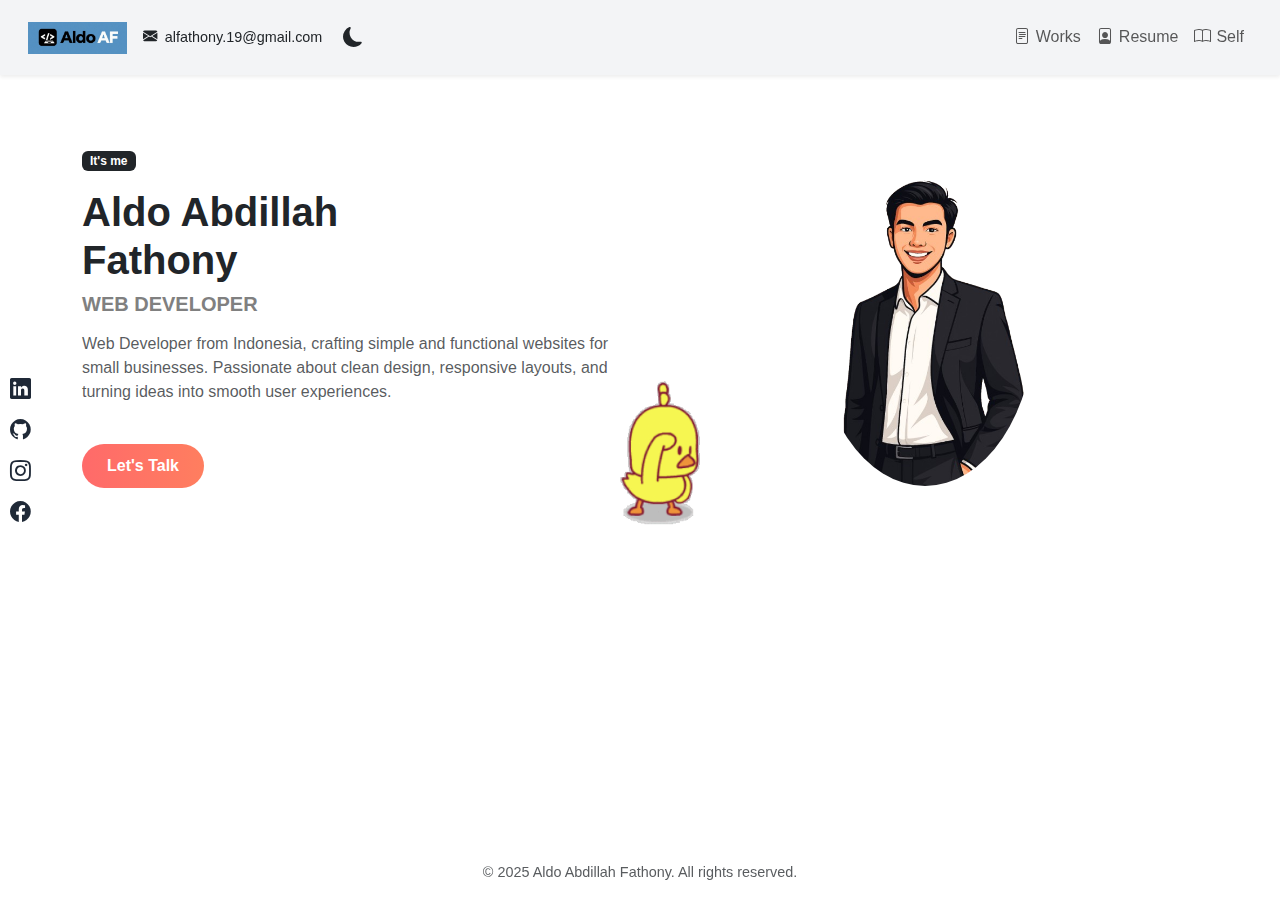
<file: index.html>
<!DOCTYPE html>
<html lang="en">
  <head>
    <meta charset="UTF-8" />
    <meta name="viewport" content="width=device-width, initial-scale=1" />
    <title>Aldo | Portfolio</title>

    <!-- Bootstrap & Icons -->
    <link
      href="https://cdn.jsdelivr.net/npm/bootstrap@5.3.3/dist/css/bootstrap.min.css"
      rel="stylesheet"
    />
    <link
      rel="stylesheet"
      href="https://cdn.jsdelivr.net/npm/bootstrap-icons@1.11.3/font/bootstrap-icons.css"
    />

    <link rel="stylesheet" href="css/style.css" />
  </head>
  <body>
    <!-- Navbar -->
    <nav class="navbar navbar-expand-lg px-3 py-3 shadow-sm">
      <div class="container-fluid">
        <!-- Kiri: Logo -->
        <div class="d-flex align-items-center">
          <a class="navbar-brand me-3" href="#">
            <img src="img/1.jpeg" alt="Logo" style="height: 32px" />
          </a>
        </div>

        <!-- Tengah: Email + Toggle Darkmode (Desktop Only) -->
        <div class="d-none d-lg-flex mx-auto align-items-center gap-3">
          <div class="email-middle">
            <a
              href="mail/send-mail.html"
              class="text-decoration-none text-dark"
            >
              <i class="bi bi-envelope-fill me-1"></i> alfathony.19@gmail.com
            </a>
          </div>
        </div>
        <button id="themeToggle" class="btn btn-link text-dark p-0">
          <i id="themeIcon" class="bi bi-moon-fill fs-5"></i>
        </button>
        <!-- Kanan: Hamburger (Mobile Only) -->
        <button
          class="navbar-toggler ms-auto"
          type="button"
          data-bs-toggle="collapse"
          data-bs-target="#navbarNavDropdown"
        >
          <span class="navbar-toggler-icon"></span>
        </button>

        <!-- Collapse: Menu Navigasi -->
        <div
          class="collapse navbar-collapse justify-content-lg-end mt-3 mt-lg-0"
          id="navbarNavDropdown"
        >
          <ul class="navbar-nav text-center text-lg-start">
            <li class="nav-item">
              <a class="nav-link fw-medium" href="works.html"
                ><i class="bi bi-file-text"></i> Works</a
              >
            </li>
            <li class="nav-item">
              <a class="nav-link fw-medium" href="resume.html"
                ><i class="bi bi-file-person"></i> Resume</a
              >
            </li>
            <li class="nav-item">
              <a class="nav-link fw-medium" href="self.html"
                ><i class="bi bi-book"></i> Self</a
              >
            </li>

            <!-- Contact untuk Mobile -->
            <li class="nav-item dropdown mobile-contact-dropdown d-lg-none">
              <a
                class="nav-link dropdown-toggle"
                href="#"
                role="button"
                data-bs-toggle="dropdown"
              >
                <i class="bi bi-person-lines-fill"></i> Contact
              </a>
              <ul class="dropdown-menu text-end">
                <li>
                  <a class="dropdown-item" href="mail/send-mail.html"
                    ><i class="bi bi-envelope-fill"></i> Email</a
                  >
                </li>
                <li>
                  <a
                    class="dropdown-item"
                    href="https://linkedin.com/in/aldo-abdillah-fathony-144b06303/"
                    ><i class="bi bi-linkedin"></i> LinkedIn</a
                  >
                </li>
                <li>
                  <a class="dropdown-item" href="https://github.com/alfathony19"
                    ><i class="bi bi-github"></i> GitHub</a
                  >
                </li>
                <li>
                  <a
                    class="dropdown-item"
                    href="https://instagram.com/alfathony.19"
                    ><i class="bi bi-instagram"></i> Instagram</a
                  >
                </li>
              </ul>
            </li>
          </ul>
        </div>
      </div>
    </nav>

    <!-- Social Icons (Desktop Only) -->
    <div class="social-left d-none d-lg-block">
      <a
        href="https://www.linkedin.com/in/aldo-abdillah-fathony-144b06303/"
        target="_blank"
        ><i class="bi bi-linkedin"></i
      ></a>
      <a href="https://github.com/alfathony19" target="_blank"
        ><i class="bi bi-github"></i
      ></a>
      <a href="https://instagram.com/alfathony.19" target="_blank"
        ><i class="bi bi-instagram"></i
      ></a>
      <a href="https://www.facebook.com/aldo.a.fathony" target="_blank"
        ><i class="bi bi-facebook"></i
      ></a>
    </div>

    <!-- Hero Section -->
    <div class="container py-5">
      <div class="row align-items-center flex-column-reverse flex-md-row">
        <!-- Text -->
        <div class="col-md-6 text-center text-md-start">
          <span class="badge bg-dark text-white px-2 py-1">It's me</span>
          <h1 class="hero-title mt-3">Aldo Abdillah <br />Fathony</h1>
          <h5 class="subtitle mt-2">WEB DEVELOPER</h5>
          <p class="text-muted mt-3">
            Web Developer from Indonesia, crafting simple and functional
            websites for small businesses. Passionate about clean design,
            responsive layouts, and turning ideas into smooth user experiences.
          </p>
          <button class="cta-btn mt-4">
            <a class="" href="https://wa.me/6282319227488"> Let's Talk</a>
          </button>
        </div>

        <!-- Profile Image -->
        <div class="col-md-6 text-center mb-4">
          <img src="img/Profile-1.png" alt="Profile" class="profile-img" />
        </div>
      </div>
    </div>

    <!-- Footer -->
    <footer class="footer fixed-bottom text-center py-3">
      <div class="container">
        <p class="mb-0 text-muted">
          &copy; 2025 Aldo Abdillah Fathony. All rights reserved.
        </p>
      </div>
    </footer>

    <!-- Dark Mode Script -->
    <script>
      const toggleButton = document.getElementById("themeToggle");
      const icon = document.getElementById("themeIcon");

      toggleButton.addEventListener("click", () => {
        document.body.classList.toggle("dark-mode");

        if (document.body.classList.contains("dark-mode")) {
          icon.classList.replace("bi-moon-fill", "bi-sun-fill");
        } else {
          icon.classList.replace("bi-sun-fill", "bi-moon-fill");
        }
      });

      document.addEventListener("click", function (event) {
        const navbarToggler = document.querySelector(".navbar-toggler");
        const navbarCollapse = document.querySelector(".navbar-collapse");

        // Jika navbar terbuka dan klik terjadi di luar toggle & collapse
        const isClickInside =
          navbarToggler.contains(event.target) ||
          navbarCollapse.contains(event.target);

        if (!isClickInside && navbarCollapse.classList.contains("show")) {
          const bsCollapse =
            bootstrap.Collapse.getInstance(navbarCollapse) ||
            new bootstrap.Collapse(navbarCollapse, { toggle: false });
          bsCollapse.hide();
        }
      });

      document.addEventListener("click", function (e) {
        const toggle = document.querySelector(
          ".mobile-contact-dropdown .dropdown-toggle"
        );
        const menu = document.querySelector(
          ".mobile-contact-dropdown .dropdown-menu"
        );

        if (!toggle || !menu) return;

        // Cek kalau kliknya bukan di dalam toggle atau menu
        const isInside = toggle.contains(e.target) || menu.contains(e.target);

        if (!isInside && menu.classList.contains("show")) {
          const dropdown = bootstrap.Dropdown.getOrCreateInstance(toggle);
          dropdown.hide();
        }
      });
    </script>

    <!-- Bootstrap JS -->
    <script src="https://cdn.jsdelivr.net/npm/bootstrap@5.3.3/dist/js/bootstrap.bundle.min.js"></script>
  </body>
</html>
</file>
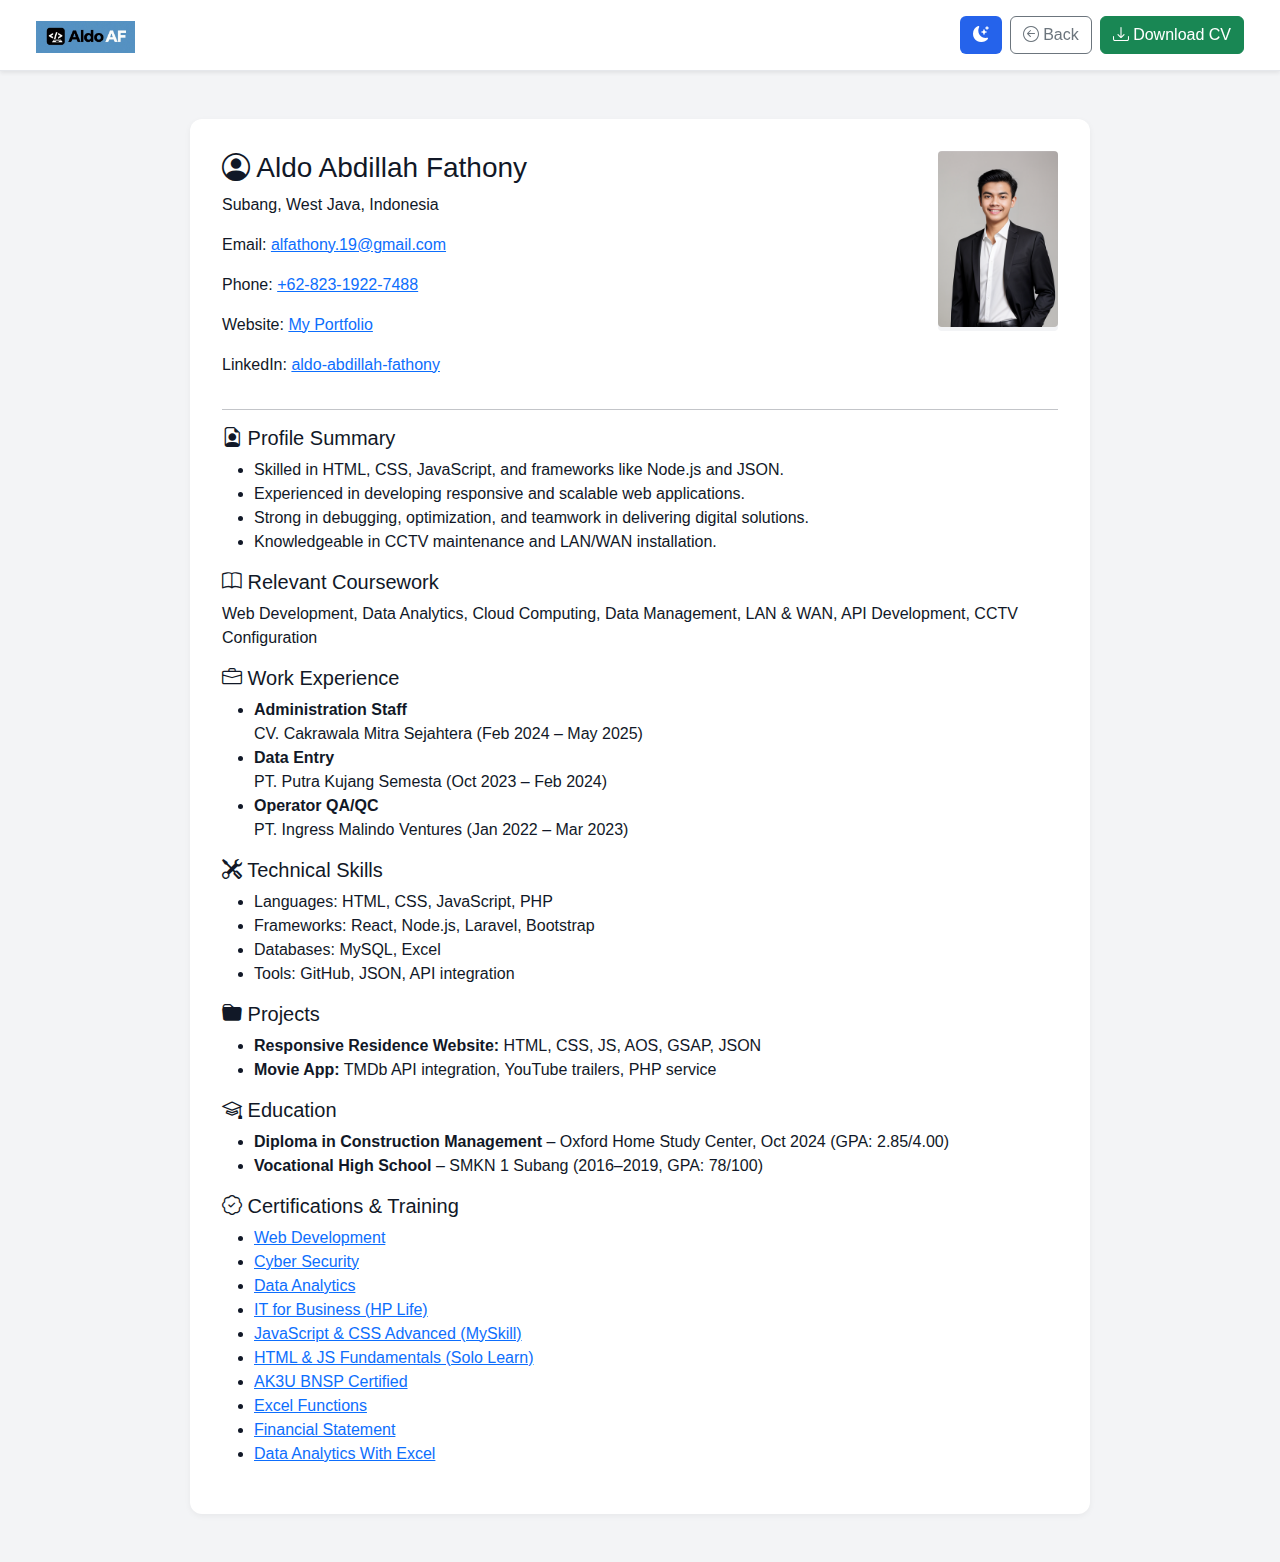
<file: resume.html>
<!DOCTYPE html>
<html lang="en" data-bs-theme="light">
  <head>
    <meta charset="UTF-8" />
    <meta name="viewport" content="width=device-width, initial-scale=1.0" />
    <title>Aldo AF - Resume</title>
    <link
      href="https://cdn.jsdelivr.net/npm/bootstrap@5.3.3/dist/css/bootstrap.min.css"
      rel="stylesheet"
    />
    <link
      href="https://cdn.jsdelivr.net/npm/bootstrap-icons@1.10.5/font/bootstrap-icons.css"
      rel="stylesheet"
    />
    <style>
      :root {
        --bg: #f3f4f6;
        --text: #111827;
        --card-bg: #ffffff;
        --border: #e5e7eb;
        --btn-bg: #2563eb;
        --btn-hover: #1e40af;
      }
      [data-bs-theme="dark"] {
        --bg: #111827;
        --text: #f3f4f6;
        --card-bg: #1f2937;
        --border: #374151;
        --btn-bg: #3b82f6;
        --btn-hover: #60a5fa;
      }
      body {
        background-color: var(--bg);
        color: var(--text);
        font-family: "Segoe UI", sans-serif;
      }
      .navbar-custom {
        background-color: var(--card-bg);
        border-bottom: 1px solid var(--border);
        position: sticky;
        top: 0;
        z-index: 1020;
      }
      .content-card {
        background-color: var(--card-bg);
        border: none;
        border-radius: 12px;
        padding: 2rem;
        box-shadow: 0 2px 6px rgba(0, 0, 0, 0.05);
      }
      .btn-dark-toggle {
        background-color: var(--btn-bg);
        color: #fff;
      }
      .btn-dark-toggle:hover {
        background-color: var(--btn-hover);
        color: #fff;
      }
      .photo-box {
        width: 120px;
        height: 180px;
        border: none;
        border-radius: 4px;
        margin-bottom: 1.5rem;
        background-color: var(--bg);
        display: flex;
        align-items: center;
        justify-content: center;
        font-size: 0.875rem;
        color: var(--border);
        flex-direction: column;
        float: right;
        margin-left: 1rem;
      }
      .photo-box img {
        width: 100%;
        height: 100%;
        object-fit: cover;
        border-radius: 4px;
        margin-bottom: 0.25rem;
      }
    </style>
  </head>
  <body>
    <nav class="navbar navbar-expand-lg navbar-custom px-4 py-3 shadow-sm">
      <div
        class="container-fluid d-flex justify-content-between align-items-center"
      >
        <div class="fw-bold fs-4">
          <a class="navbar-brand" href="index.html">
            <img src="img/1.jpeg" alt="Logo" style="height: 32px" />
          </a>
        </div>
        <div class="d-flex gap-2">
          <button id="darkToggle" class="btn btn-dark-toggle">
            <i class="bi bi-moon-stars-fill"></i>
          </button>
          <button onclick="history.back()" class="btn btn-outline-secondary">
            <i class="bi bi-arrow-left-circle"></i> Back
          </button>
          <a
            href="pdf/Cv-Aldo-Abdillah-Fathony.pdf"
            download
            class="btn btn-success"
          >
            <i class="bi bi-download"></i> Download CV
          </a>
        </div>
      </div>
    </nav>

    <div class="container my-5">
      <div class="content-card mx-auto" style="max-width: 900px">
        <div class="clearfix">
          <div class="photo-box float-end">
            <img src="img/Profile.png" alt="Photo" />
          </div>
          <h3><i class="bi bi-person-circle"></i> Aldo Abdillah Fathony</h3>
          <p>Subang, West Java, Indonesia</p>
          <p>
            Email:
            <a href="mail/send-mail.html">alfathony.19@gmail.com</a>
          </p>
          <p>
            Phone: <a href="https://wa.me/6282319227488">+62-823-1922-7488</a>
          </p>
          <p>
            Website:
            <a
              href="https://alfathony19.github.io/MyPortofolio/"
              target="_blank"
              >My Portfolio</a
            >
          </p>
          <p>
            LinkedIn:
            <a
              href="https://www.linkedin.com/in/aldo-abdillah-fathony-144b06303"
              target="_blank"
              >aldo-abdillah-fathony</a
            >
          </p>
        </div>
        <hr />

        <h5><i class="bi bi-file-earmark-person"></i> Profile Summary</h5>
        <ul>
          <li>
            Skilled in HTML, CSS, JavaScript, and frameworks like Node.js and
            JSON.
          </li>
          <li>
            Experienced in developing responsive and scalable web applications.
          </li>
          <li>
            Strong in debugging, optimization, and teamwork in delivering
            digital solutions.
          </li>
          <li>Knowledgeable in CCTV maintenance and LAN/WAN installation.</li>
        </ul>

        <h5><i class="bi bi-book"></i> Relevant Coursework</h5>
        <p>
          Web Development, Data Analytics, Cloud Computing, Data Management, LAN
          & WAN, API Development, CCTV Configuration
        </p>

        <h5><i class="bi bi-briefcase"></i> Work Experience</h5>
        <ul>
          <li>
            <strong>Administration Staff</strong><br />CV. Cakrawala Mitra
            Sejahtera (Feb 2024 – May 2025)
          </li>
          <li>
            <strong>Data Entry</strong><br />PT. Putra Kujang Semesta (Oct 2023
            – Feb 2024)
          </li>
          <li>
            <strong>Operator QA/QC</strong><br />PT. Ingress Malindo Ventures
            (Jan 2022 – Mar 2023)
          </li>
        </ul>

        <h5><i class="bi bi-tools"></i> Technical Skills</h5>
        <ul>
          <li>Languages: HTML, CSS, JavaScript, PHP</li>
          <li>Frameworks: React, Node.js, Laravel, Bootstrap</li>
          <li>Databases: MySQL, Excel</li>
          <li>Tools: GitHub, JSON, API integration</li>
        </ul>

        <h5><i class="bi bi-folder-fill"></i> Projects</h5>
        <ul>
          <li>
            <strong>Responsive Residence Website:</strong> HTML, CSS, JS, AOS,
            GSAP, JSON
          </li>
          <li>
            <strong>Movie App:</strong> TMDb API integration, YouTube trailers,
            PHP service
          </li>
        </ul>

        <h5><i class="bi bi-mortarboard"></i> Education</h5>
        <ul>
          <li>
            <strong>Diploma in Construction Management</strong> – Oxford Home
            Study Center, Oct 2024 (GPA: 2.85/4.00)
          </li>
          <li>
            <strong>Vocational High School</strong> – SMKN 1 Subang (2016–2019,
            GPA: 78/100)
          </li>
        </ul>

        <h5><i class="bi bi-patch-check"></i> Certifications & Training</h5>
        <ul>
          <li>
            <a href="pdf/Web-Development.pdf" download>Web Development</a>
          </li>
          <li>
            <a href="pdf/Cyber-Security-Basic.pdf" download>Cyber Security</a>
          </li>
          <li>
            <a href="pdf/Data-Analytics.pdf" download>Data Analytics</a>
          </li>
          <li>
            <a href="pdf/IT-for-Business.pdf" download
              >IT for Business (HP Life)</a
            >
          </li>
          <li>
            <a href="pdf/Javascript-Css-Advance.pdf" download
              >JavaScript & CSS Advanced (MySkill)</a
            >
          </li>
          <li>
            <a href="pdf/Html-Javascript-Sololearn.pdf" download
              >HTML & JS Fundamentals (Solo Learn)</a
            >
          </li>
          <li>
            <a href="pdf/Sertifikasi AK3U .pdf" download>AK3U BNSP Certified</a>
          </li>
          <li>
            <a href="pdf/Excell-Functions.pdf" download>Excel Functions</a>
          </li>
          <li>
            <a href="pdf/Excell-Financial-Statement.pdf" download
              >Financial Statement</a
            >
          </li>
          <li>
            <a href="pdf/Data-Anlitycs-Excell.pdf" download
              >Data Analytics With Excel</a
            >
          </li>
        </ul>
      </div>
    </div>

    <script>
      const htmlEl = document.documentElement;
      const toggleBtn = document.getElementById("darkToggle");
      toggleBtn.addEventListener("click", () => {
        const isDark = htmlEl.getAttribute("data-bs-theme") === "dark";
        htmlEl.setAttribute("data-bs-theme", isDark ? "light" : "dark");
        toggleBtn.innerHTML = isDark
          ? '<i class="bi bi-moon-stars-fill"></i>'
          : '<i class="bi bi-sun-fill"></i>';
      });
    </script>
  </body>
</html>
</file>
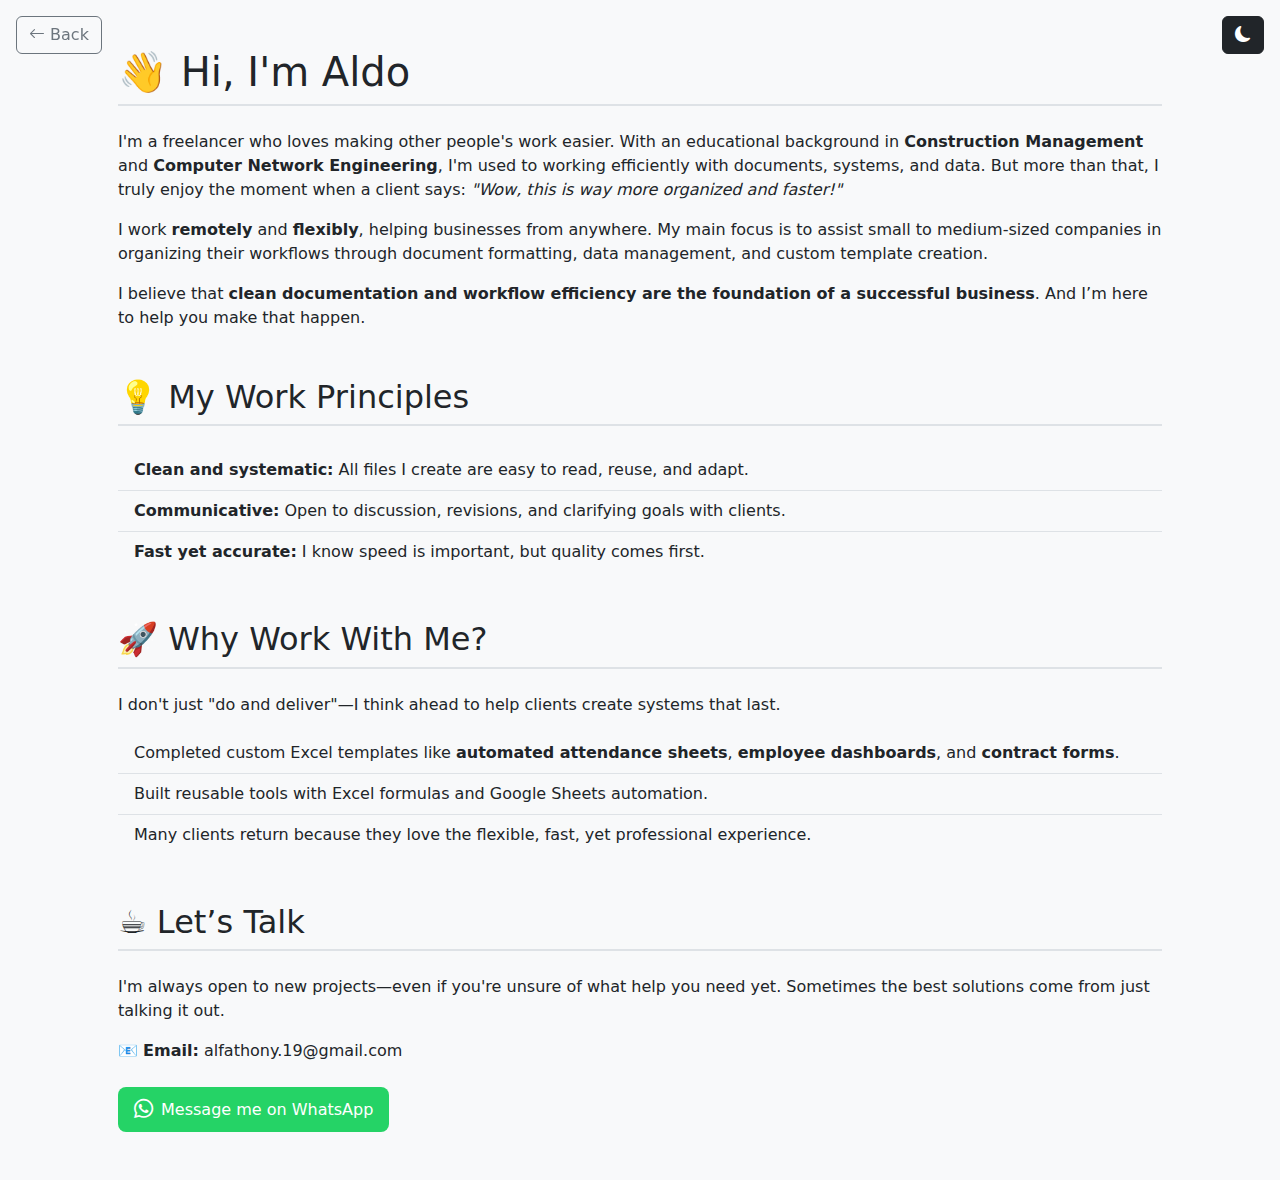
<file: self.html>
<!DOCTYPE html>
<html lang="en" data-bs-theme="light">
  <head>
    <meta charset="UTF-8" />
    <meta name="viewport" content="width=device-width, initial-scale=1.0" />
    <title>About Me - Aldo AF</title>
    <link
      href="https://cdn.jsdelivr.net/npm/bootstrap@5.3.3/dist/css/bootstrap.min.css"
      rel="stylesheet"
    />
    <link
      href="https://cdn.jsdelivr.net/npm/bootstrap-icons@1.10.5/font/bootstrap-icons.css"
      rel="stylesheet"
    />
    <style>
      body {
        position: relative;
        z-index: 1;
        transition: background-color 0.3s, color 0.3s;
      }
      .back-btn {
        position: fixed;
        top: 1rem;
        left: 1rem;
        z-index: 1000;
      }
      .dark-toggle {
        position: fixed;
        top: 1rem;
        right: 1rem;
        z-index: 1000;
      }
      .section-title {
        border-bottom: 2px solid #dee2e6;
        padding-bottom: 0.5rem;
        margin-bottom: 1.5rem;
      }
      [data-bs-theme="dark"] body {
        background-color: #121212 !important;
        color: #f8f9fa !important;
      }
      [data-bs-theme="dark"] .list-group-item {
        background-color: transparent !important;
        color: #f8f9fa !important;
      }
      .whatsapp-btn {
        display: inline-flex;
        align-items: center;
        background-color: #25d366;
        color: white;
        font-weight: 500;
        padding: 0.5rem 1rem;
        border-radius: 0.5rem;
        text-decoration: none;
        transition: background-color 0.3s;
        margin-top: 0.5rem;
      }
      .whatsapp-btn:hover {
        background-color: #1ebe5d;
        color: white;
      }
      .whatsapp-btn i {
        margin-right: 0.5rem;
        font-size: 1.2rem;
      }
    </style>
  </head>
  <body class="bg-light text-dark">
    <div class="container py-5 px-3 px-md-5">
      <button
        class="btn btn-outline-secondary back-btn"
        onclick="history.back()"
      >
        <i class="bi bi-arrow-left"></i> Back
      </button>
      <button class="btn btn-dark dark-toggle" onclick="toggleTheme()">
        <i class="bi bi-moon-fill" id="theme-icon"></i>
      </button>

      <section class="mb-5">
        <h1 class="section-title">👋 Hi, I'm Aldo</h1>
        <p>
          I'm a freelancer who loves making other people's work easier. With an
          educational background in <strong>Construction Management</strong> and
          <strong>Computer Network Engineering</strong>, I'm used to working
          efficiently with documents, systems, and data. But more than that, I
          truly enjoy the moment when a client says:
          <em>"Wow, this is way more organized and faster!"</em>
        </p>
        <p>
          I work <strong>remotely</strong> and <strong>flexibly</strong>,
          helping businesses from anywhere. My main focus is to assist small to
          medium-sized companies in organizing their workflows through document
          formatting, data management, and custom template creation.
        </p>
        <p>
          I believe that
          <strong
            >clean documentation and workflow efficiency are the foundation of a
            successful business</strong
          >. And I’m here to help you make that happen.
        </p>
      </section>

      <section class="mb-5">
        <h2 class="section-title">💡 My Work Principles</h2>
        <ul class="list-group list-group-flush">
          <li class="list-group-item bg-transparent">
            <strong>Clean and systematic:</strong> All files I create are easy
            to read, reuse, and adapt.
          </li>
          <li class="list-group-item bg-transparent">
            <strong>Communicative:</strong> Open to discussion, revisions, and
            clarifying goals with clients.
          </li>
          <li class="list-group-item bg-transparent">
            <strong>Fast yet accurate:</strong> I know speed is important, but
            quality comes first.
          </li>
        </ul>
      </section>

      <section class="mb-5">
        <h2 class="section-title">🚀 Why Work With Me?</h2>
        <p>
          I don't just "do and deliver"—I think ahead to help clients create
          systems that last.
        </p>
        <ul class="list-group list-group-flush">
          <li class="list-group-item bg-transparent">
            Completed custom Excel templates like
            <strong>automated attendance sheets</strong>,
            <strong>employee dashboards</strong>, and
            <strong>contract forms</strong>.
          </li>
          <li class="list-group-item bg-transparent">
            Built reusable tools with Excel formulas and Google Sheets
            automation.
          </li>
          <li class="list-group-item bg-transparent">
            Many clients return because they love the flexible, fast, yet
            professional experience.
          </li>
        </ul>
      </section>

      <section>
        <h2 class="section-title">☕ Let’s Talk</h2>
        <p>
          I'm always open to new projects—even if you're unsure of what help you
          need yet. Sometimes the best solutions come from just talking it out.
        </p>
        <p>📧 <strong>Email:</strong> alfathony.19@gmail.com</p>
        <a
          href="https://wa.me/6282319227488"
          target="_blank"
          class="whatsapp-btn"
        >
          <i class="bi bi-whatsapp"></i> Message me on WhatsApp
        </a>
      </section>
    </div>

    <script>
      function toggleTheme() {
        const html = document.documentElement;
        const icon = document.getElementById("theme-icon");
        const currentTheme = html.getAttribute("data-bs-theme") || "light";
        const newTheme = currentTheme === "light" ? "dark" : "light";
        html.setAttribute("data-bs-theme", newTheme);

        // Ganti ikon sesuai mode
        if (newTheme === "dark") {
          icon.classList.remove("bi-moon-fill");
          icon.classList.add("bi-sun-fill");
        } else {
          icon.classList.remove("bi-sun-fill");
          icon.classList.add("bi-moon-fill");
        }
      }
    </script>
    <script src="https://cdn.jsdelivr.net/npm/bootstrap@5.3.3/dist/js/bootstrap.bundle.min.js"></script>
  </body>
</html>
</file>
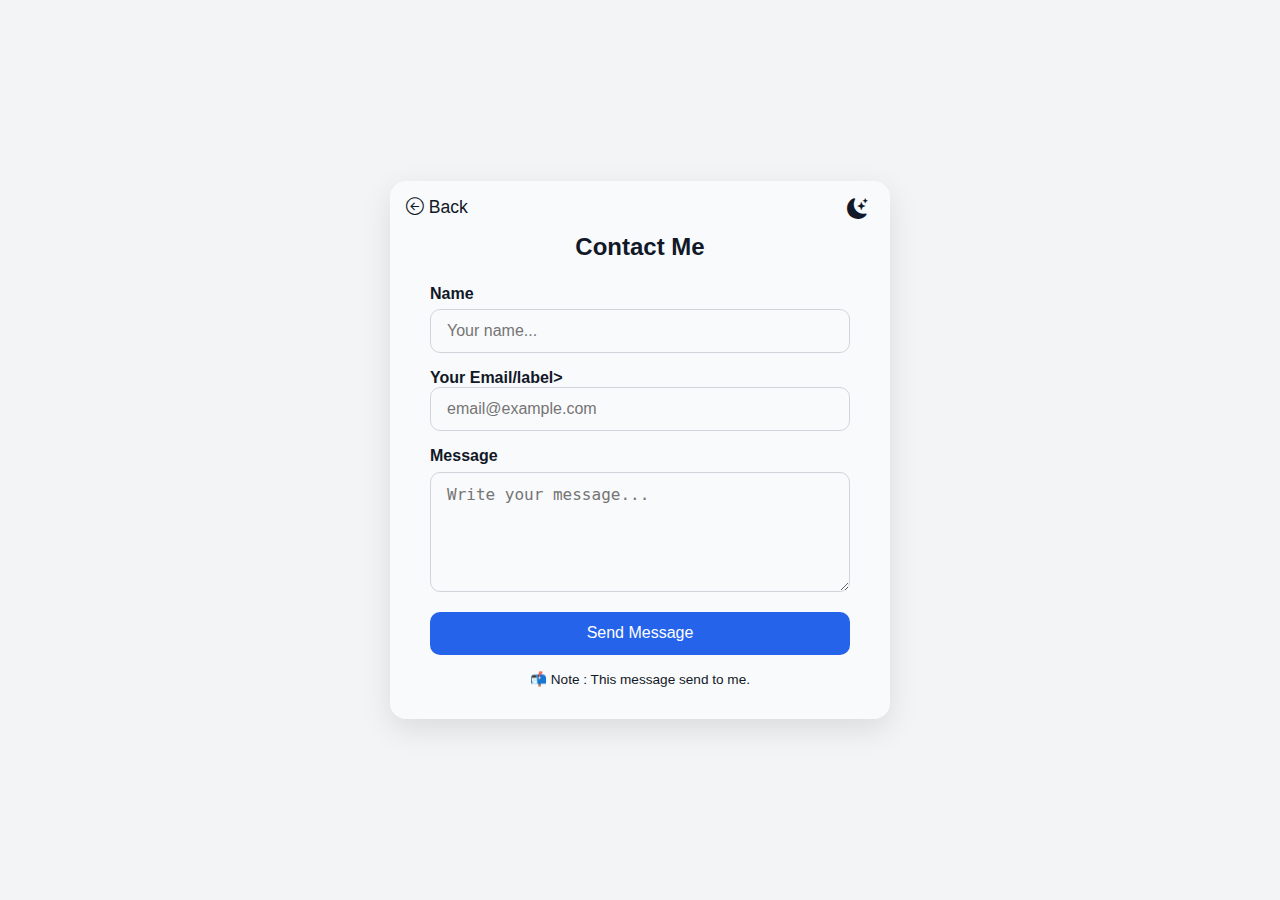
<file: mail/send-mail.html>
<!DOCTYPE html>
<html lang="en">
  <head>
    <meta charset="UTF-8" />
    <meta name="viewport" content="width=device-width, initial-scale=1.0" />
    <title>Contact Aldo</title>

    <!-- Bootstrap Icons CDN -->
    <link
      href="https://cdn.jsdelivr.net/npm/bootstrap-icons@1.10.5/font/bootstrap-icons.css"
      rel="stylesheet"
    />

    <style>
      :root {
        --bg: #f3f4f6;
        --text: #111827;
        --input-bg: #f9fafb;
        --border: #d1d5db;
        --btn-bg: #2563eb;
        --btn-hover: #1e40af;
      }
      body.dark {
        --bg: #111827;
        --text: #f3f4f6;
        --input-bg: #1f2937;
        --border: #374151;
        --btn-bg: #4f46e5;
        --btn-hover: #6366f1;
      }

      * {
        box-sizing: border-box;
      }

      body {
        margin: 0;
        font-family: "Segoe UI", sans-serif;
        background: var(--bg);
        color: var(--text);
        display: flex;
        justify-content: center;
        align-items: center;
        height: 100vh;
        transition: background 0.3s, color 0.3s;
      }

      .container {
        background: #ffffff;
        background: var(--input-bg);
        padding: 2rem 2.5rem;
        border-radius: 16px;
        box-shadow: 0 10px 30px rgba(0, 0, 0, 0.1);
        width: 100%;
        max-width: 500px;
        position: relative;
        transition: background 0.3s ease;
      }

      h2 {
        text-align: center;
        margin-bottom: 1.5rem;
      }

      .form-group {
        margin-bottom: 1rem;
      }

      .form-group label {
        display: block;
        font-weight: 600;
        margin-bottom: 0.4rem;
      }

      .form-group input,
      .form-group textarea {
        width: 100%;
        padding: 0.75rem 1rem;
        border-radius: 10px;
        border: 1px solid var(--border);
        background: var(--input-bg);
        font-size: 1rem;
        resize: vertical;
        color: var(--text);
      }

      .form-group textarea {
        min-height: 120px;
      }

      .submit-btn {
        width: 100%;
        background: var(--btn-bg);
        color: white;
        border: none;
        padding: 0.8rem;
        border-radius: 10px;
        font-size: 1rem;
        cursor: pointer;
        transition: background 0.3s ease;
      }

      .submit-btn:hover {
        background: var(--btn-hover);
      }

      .form-footer {
        text-align: center;
        font-size: 0.85rem;
        margin-top: 1rem;
      }

      .back-btn {
        position: absolute;
        top: 1rem;
        left: 1rem;
        text-decoration: none;
        color: var(--text);
        font-size: 1.1rem;
        font-weight: 500;
        display: flex;
        align-items: center;
        gap: 0.3rem;
        transition: color 0.2s ease;
      }

      .back-btn:hover {
        color: var(--btn-hover);
      }

      .dark-toggle {
        position: absolute;
        top: 1rem;
        right: 1rem;
        background: none;
        border: none;
        cursor: pointer;
        font-size: 1.3rem;
        color: var(--text);
      }

      .dark-toggle:hover {
        color: var(--btn-hover);
      }
    </style>
  </head>
  <body>
    <div class="container">
      <!-- Tombol Back -->
      <a href="index.html" class="back-btn">
        <i class="bi bi-arrow-left-circle"></i> Back
      </a>

      <!-- Tombol Dark Mode -->
      <button
        class="dark-toggle"
        onclick="toggleDarkMode()"
        title="Toggle Mode"
      >
        <i id="mode-icon" class="bi bi-moon-stars-fill"></i>
      </button>

      <!-- Form -->
      <form action="https://formsubmit.co/alfathony.19@gmail.com" method="POST">
        <h2>Contact Me</h2>

        <div class="form-group">
          <label for="name">Name</label>
          <input
            type="text"
            id="name"
            name="name"
            placeholder="Your name..."
            required
          />
        </div>

        <div class="form-group">
          <label for="email">Your Email/label>
          <input
            type="email"
            id="email"
            name="email"
            placeholder="email@example.com"
            required
          />
        </div>

        <div class="form-group">
          <label for="message">Message</label>
          <textarea
            id="message"
            name="message"
            placeholder="Write your message..."
            required
          ></textarea>
        </div>

        <!-- Hidden config -->
        <input
          type="hidden"
          name="_next"
          value="https://namamu.github.io/thanks.html"
        />
        <input type="hidden" name="_captcha" value="false" />

        <button type="submit" class="submit-btn">Send Message</button>

        <div class="form-footer">
          📬 Note : This message send to me.
        </div>
      </form>
    </div>

    <script>
      function toggleDarkMode() {
        document.body.classList.toggle("dark");
        const icon = document.getElementById("mode-icon");
        if (document.body.classList.contains("dark")) {
          icon.classList.replace("bi-moon-stars-fill", "bi-sun-fill");
        } else {
          icon.classList.replace("bi-sun-fill", "bi-moon-stars-fill");
        }
      }
    </script>
  </body>
</html>
</file>
<file: css/style.css>
:root {
  --bg: #f3f4f6;
  --text: #111827;
  --input-bg: #f9fafb;
  --border: #d1d5db;
  --btn-bg: #2563eb;
  --btn-hover: #1e40af;
}
body {
  --bg: #111827;
  --text: #f3f4f6;
  --input-bg: #1f2937;
  --border: #374151;
  --btn-bg: #4f46e5;
  --btn-hover: #6366f1;
}

body,
body.light {
  padding-top: 100px;
  font-family: "Inter", sans-serif;
  background: center center no-repeat fixed;
  background-image: url("bg-gif/bg-duck.gif");
  background-size: 150px auto; /* Ukuran GIF kecil */
}

/* Navbar terang (mode default) */
.navbar {
  position: fixed;
  display: flex;
  align-items: center;
  justify-content: space-between;
  top: 0;
  left: 0;
  right: 0;
  z-index: 1000;
  background-color: var(--text);
  box-shadow: 0 2px 8px rgba(0, 0, 0, 0.05);
  backdrop-filter: none !important;
}
.navbar-toggler {
  margin-left: 10px;
  margin-right: 0;
}

#themeToggle {
  margin-left: 20px;
  font-size: 1.3rem;
  color: white;
}

.navbar-nav .nav-link {
  display: inline-flex;
  align-items: center;
  gap: 6px; /* jarak antara icon dan text */
  text-align: left; /* supaya teks nggak ke tengah */
}

/* Efek hover universal agar terlihat di semua mode (light & dark) */
.navbar a:hover,
.dropdown-menu a:hover,
.social-left a:hover,
.email-middle:hover {
  color: var(--btn-hover) !important;
  transition: 0.3s ease;
  -webkit-transition: 0.3s ease;
  -moz-transition: 0.3s ease;
  -ms-transition: 0.3s ease;
  -o-transition: 0.3s ease;
}

/* Navbar gelap */
.dark-mode .navbar {
  background-color: var(--bg);
  box-shadow: 0 2px 8px rgba(0, 0, 0, 0.3);
}

.dark-mode {
  background-color: var(--bg);
  color: var(--text);
}

.dark-mode a {
  color: var(--text) !important;
}

.dropdown-menu {
  background-color: var(--text);
  border: none;
  box-shadow: 0 4px 12px rgba(0, 0, 0, 0.15);
}

.dark-mode .dropdown-menu {
  background-color: var(--input-bg);
  box-shadow: 0 4px 12px rgba(0, 0, 0, 0.5);
}

.dark-mode .dropdown-menu {
  background-color: var(--input-bg);
  box-shadow: 0 4px 12px rgba(0, 0, 0, 0.5);
}

/* Ikon dark mode jadi putih */
.dark-mode #themeIcon {
  color: var(--text) !important;
}

.hero-title {
  font-size: 2.5rem;
  font-weight: 800;
}

.subtitle {
  font-weight: 600;
  color: gray;
}

.cta-btn {
  background: linear-gradient(to right, #ff6a6a, #ff7e5f);
  color: var(--text);
  padding: 10px 25px;
  border-radius: 50px;
  border: none;
  font-weight: 600;
  transition: 0.3s ease;
  margin-bottom: 30px;
  -webkit-transition: 0.3s ease;
  -moz-transition: 0.3s ease;
  -ms-transition: 0.3s ease;
  -o-transition: 0.3s ease;
  -webkit-border-radius: 50px;
  -moz-border-radius: 50px;
  -ms-border-radius: 50px;
  -o-border-radius: 50px;
}

.cta-btn:hover {
  transform: scale(1.05);
  -webkit-transform: scale(1.05);
  -moz-transform: scale(1.05);
  -ms-transform: scale(1.05);
  -o-transform: scale(1.05);
}

.cta-btn a {
  color: white;
  text-decoration: none;
}

.profile-img {
  width: 220px;
  border-radius: 50%;
  -webkit-border-radius: 50%;
  -moz-border-radius: 50%;
  -ms-border-radius: 50%;
  -o-border-radius: 50%;
}

.mobile-contact-dropdown {
  display: none;
}

.email-middle {
  font-size: 0.9rem;
  color: var(--input-bg);
}

.social-left {
  position: fixed;
  top: 50%;
  left: 10px;
  transform: translateY(-50%);
  z-index: 999;
  -webkit-transform: translateY(-50%);
  -moz-transform: translateY(-50%);
  -ms-transform: translateY(-50%);
  -o-transform: translateY(-50%);
}

.social-left a {
  display: block;
  font-size: 1.3rem;
  color: var(--input-bg);
  margin: 10px 0;
  transition: 0.3s;
  -webkit-transition: 0.3s;
  -moz-transition: 0.3s;
  -ms-transition: 0.3s;
  -o-transition: 0.3s;
}

.social-left a:hover {
  color: var(--btn-hover);
}

/* Warna dan elemen dark mode lainnya */
.dark-mode a,
.dark-mode p,
.dark-mode .navbar-toggler,
.dark-mode .navbar-toggler-icon {
  color: var(--text) !important;
}

.dark-mode .navbar-toggler-icon {
  background-image: url("data:image/svg+xml;charset=utf8,%3Csvg viewBox='0 0 30 30' xmlns='http://www.w3.org/2000/svg'%3E%3Cpath stroke='white' stroke-width='2' stroke-linecap='round' stroke-miterlimit='10' d='M4 7h22M4 15h22M4 23h22'/%3E%3C/svg%3E");
}

.dark-mode p {
  color: var(--text) !important;
}

@media (min-width: 992px) {
  .navbar .navbar-nav {
    margin-left: auto;
  }
}

/* Responsive (Mobile 480px - 768px) */
@media screen and (max-width: 768px) {
  /* DEFAULT: Light Mode */
  .navbar-collapse,
  .dropdown-menu {
    background-color: #ffffff; /* Putih */
  }

  body.dark-mode .navbar-collapse,
  body.dark-mode .dropdown-menu {
    background-color: #111827; /* Atau pakai var(--bg) sesuai definisimu */
  }

  .navbar-collapse {
    position: fixed;
    text-align: center;
    align-items: center;
    top: 70px;
    right: 0;
    width: 220px;
    height: 100vh;
    z-index: 9999;
    box-shadow: -3px 0 10px rgba(0, 0, 0, 0.2);
    padding-top: 1rem;
    transition: all 0.3s ease-in-out;
    -webkit-transition: all 0.3s ease-in-out;
    -moz-transition: all 0.3s ease-in-out;
    -ms-transition: all 0.3s ease-in-out;
    -o-transition: all 0.3s ease-in-out;
  }

  .navbar-nav {
    display: flex;
    flex-direction: column;
    align-items: center;
    padding-right: 20px;
  }

  .navbar-nav .nav-link {
    text-align: center;
    width: 100%;
  }

  .dropdown-menu {
    width: 100%;
    border: none;
    box-shadow: none;
    text-align: center;
  }

  .mobile-contact-dropdown {
    display: block !important;
  }

  .email-middle,
  .social-left {
    display: none !important;
  }
}

/* Footer umum */
.footer {
  color: var(--input-bg);
  font-size: 0.9rem;
  text-align: center;
  padding: 1rem 0;
}

/* Footer saat dark mode aktif */
.dark-mode .footer {
  background-color: var(--bg);
  color: #f1f1f1 !important;
  border-top: 1px solid var(--input-bg);
}

/* Sticky footer hanya saat desktop */
@media screen and (min-width: 769px) {
  .footer {
    position: fixed;
    bottom: 0;
    width: 100%;
  }
}

/* Footer scrollable saat mobile */
@media screen and (max-width: 768px) {
  .footer {
    position: relative;
  }
}
</file>
